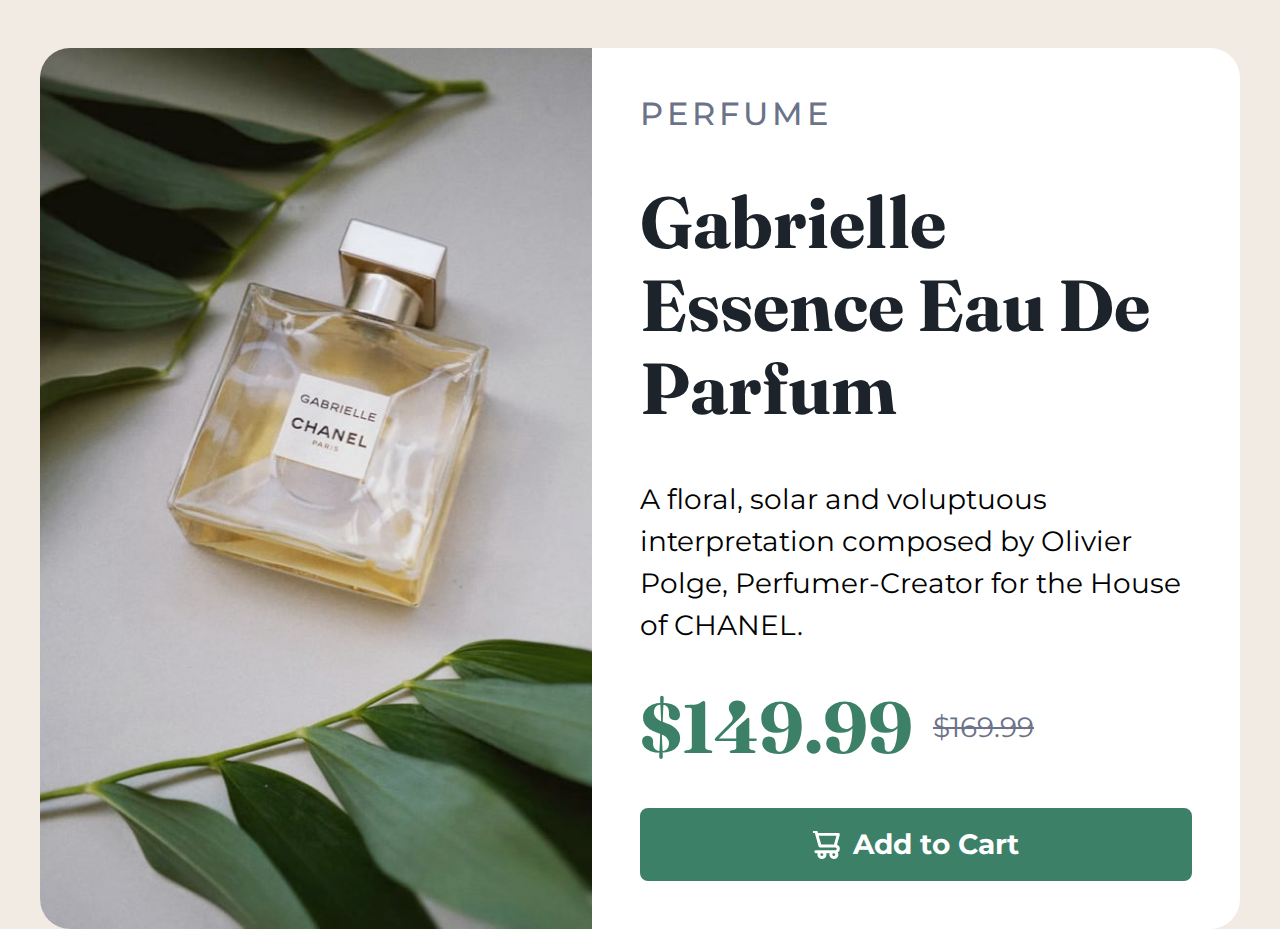
<file: product-preview-card-component-main/index.html>
<!DOCTYPE html>
<html lang="en">
  <head>
    <meta charset="UTF-8" />
    <meta name="viewport" content="width=device-width, initial-scale=1.0" />
    <!-- displays site properly based on user's device -->

    <link
      rel="icon"
      type="image/png"
      sizes="32x32"
      href="./images/favicon-32x32.png"
    />

    <!-- Fonts -->

    <link rel="preconnect" href="https://fonts.googleapis.com" />
    <link rel="preconnect" href="https://fonts.gstatic.com" crossorigin />
    <link
      href="https://fonts.googleapis.com/css2?family=Fraunces:opsz,wght@9..144,700&family=Montserrat:wght@500;700&display=swap"
      rel="stylesheet"
    />

    <!-- Styles -->
    <link rel="stylesheet" href="./assets/styles/normalize.css" />

    <link rel="stylesheet" href="./assets/styles/styles.css" />

    <!-- Title -->
    <title>Frontend Mentor | Product preview card component</title>
  </head>
  <body>
    
    <main class="container main">
      <picture>
        <source
          media="(max-width: 600px)"
          srcset="./assets/images/image-product-mobile.jpg"
        />
        <source
          media="(min-width: 600px)"
          srcset="./assets/images/image-product-desktop.jpg"
        />
        <img
          src="./assets/images/image-product-desktop.jpg"
          alt="Chris standing up holding his daughter Elva"
        />
      </picture>
      <div class="product__info">
        <h5 class="product__info-">Perfume</h5>
        <h1 class="product__info-title">Gabrielle Essence Eau De Parfum</h1>
        <p class="product__info-subtitle">
          A floral, solar and voluptuous interpretation composed by Olivier
          Polge, Perfumer-Creator for the House of CHANEL.
        </p>
        <p class="product__info-price">
          <span class="price__new">$149.99</span>
          <span class="price__old">$169.99</span>
        </p>
        <button class="button product__info-button add__to-cart">
          <img src="./assets/images/icon-cart.svg" alt="" />
          <span>Add to Cart</span>
        </button>
      </div>
    </main>
    
  </body>
</html>
</file>
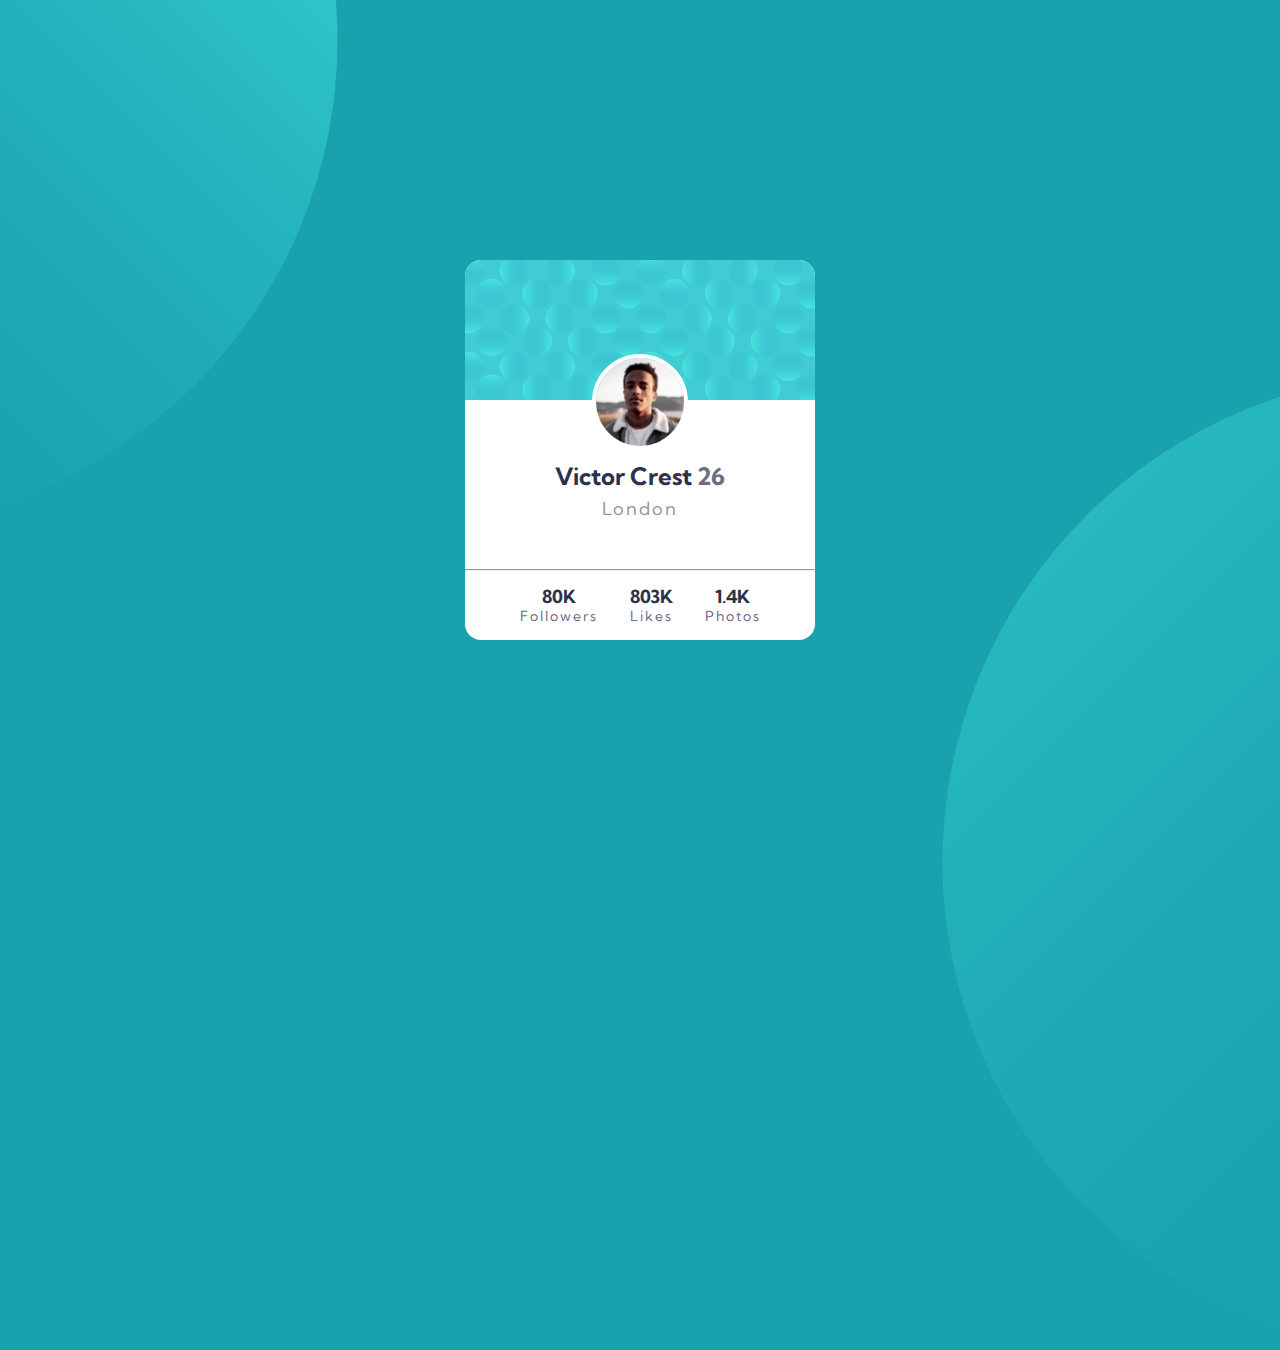
<file: profile-card-component-main/index.html>
<!DOCTYPE html>
<html lang="en">
  <head>
    <meta charset="UTF-8" />
    <meta name="viewport" content="width=device-width, initial-scale=1.0" />
    <link
      rel="icon"
      type="image/png"
      sizes="32x32"
      href="./images/favicon-32x32.png"
    />

    <link rel="stylesheet" href="./assets/styles/style.css">
    <link rel="stylesheet" href="./assets/styles/normalize.css">

    <link rel="preconnect" href="https://fonts.googleapis.com" />
    <link rel="preconnect" href="https://fonts.gstatic.com" crossorigin />
    <link
      href="https://fonts.googleapis.com/css2?family=Kumbh+Sans:wght@400;700&display=swap"
      rel="stylesheet"
    />

    <title>Frontend Mentor | Profile card component</title>
  </head>
  <body>
    <main class="container profice__card">
      <img height="140" class="profile__card-pattern" src="./assets/images/bg-pattern-card.svg" />
      <div class="profilie__card-info">
        <img width="96" height="96" class="profile__card-img" src="./assets/images/image-victor.jpg" />
        <div class="profile__card-inner">
          <h4 class="profile__title">
            Victor Crest
            <span>26</span>
          </h4>
          <h6 class="profile__subtitle">London</h6>
        </div>
      </div>
      <hr>
      <div class="profile__card-statistics">
        <ul class="statistics__list">
          <li class="statistics__list-item">
            <strong> 80K </strong>
            <p>Followers</p>
          </li>
          <li class="statistics__list-item">
            <strong> 803K </strong>
            <p>Likes</p>
          </li>
          <li class="statistics__list-item">
            <strong> 1.4K </strong>
            <p>Photos</p>
          </li>
        </ul>
      </div>
    </main>
  </body>
</html>
</file>
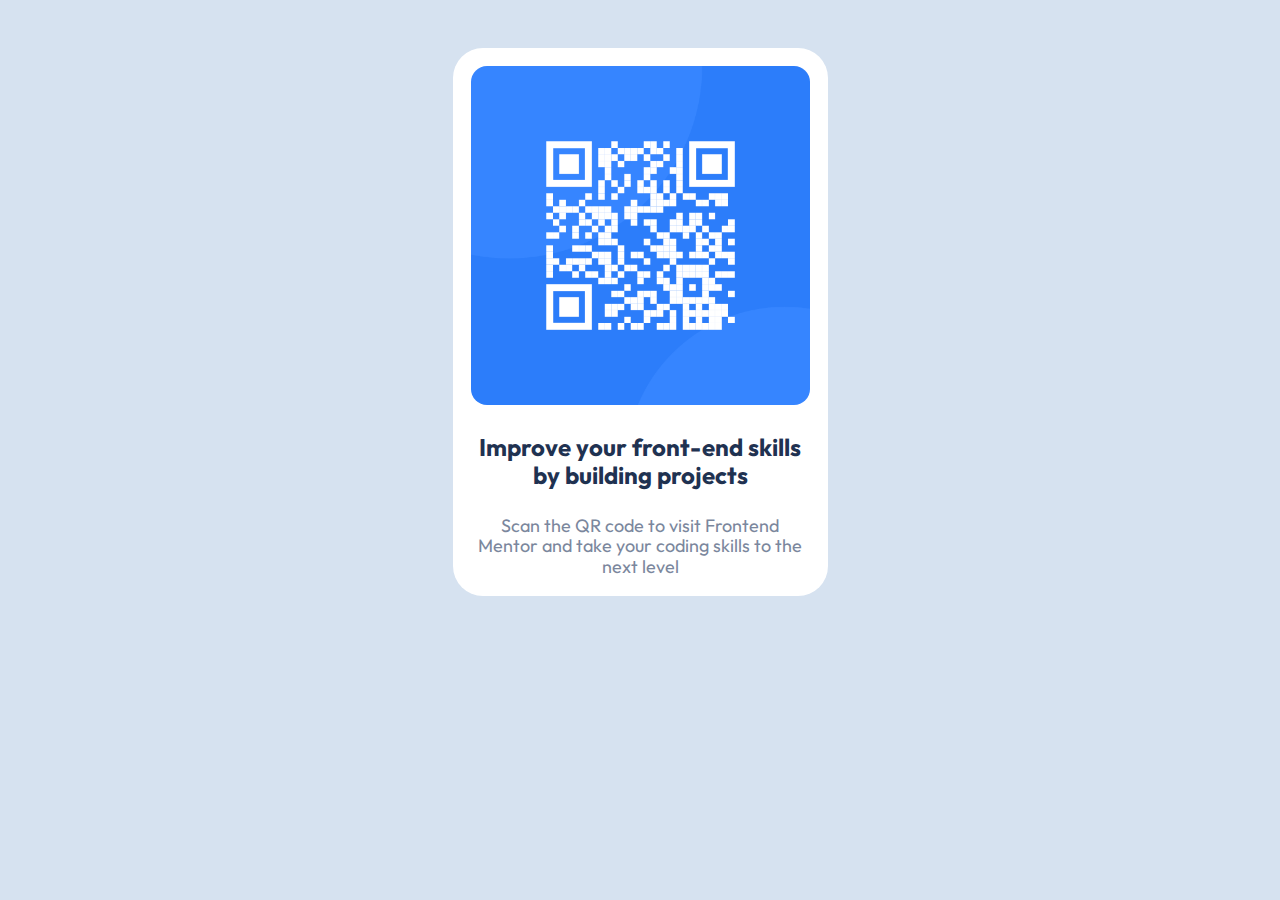
<file: qr-code-component-main/index.html>
<!DOCTYPE html>
<html lang="en">
  <head>
    <meta charset="UTF-8" />
    <meta name="viewport" content="width=device-width, initial-scale=1.0" />
    <!-- displays site properly based on user's device -->

    <link
      rel="icon"
      type="image/png"
      sizes="32x32"
      href="./images/favicon-32x32.png"
    />

    <link rel="stylesheet" href="./assets/styles/style.css" />
    <link rel="stylesheet" href="./assets/styles/normalize.css" />

    <link rel="preconnect" href="https://fonts.googleapis.com" />
    <link rel="preconnect" href="https://fonts.gstatic.com" crossorigin />
    <link
      href="https://fonts.googleapis.com/css2?family=Outfit:wght@400;700&display=swap"
      rel="stylesheet"
    />

    <title>Frontend Mentor | QR code component</title>
  </head>
  <body>
    <main class="container qr__code">
      <picture>
        <img src="./assets/images/image-qr-code.png" alt="" />
      </picture>
      <h1 class="qr__code-title">
        Improve your front-end skills by building projects
      </h1>
      <p class="qr__code-subtitle">
        Scan the QR code to visit Frontend Mentor and take your coding skills to
        the next level
      </p>
    </main>
  </body>
</html>
</file>
<file: product-preview-card-component-main/assets/styles/styles.css>
/* ## Colors

### Primary

- Dark cyan: hsl(158, 36%, 37%)
- Cream: hsl(30, 38%, 92%)

### Neutral

- Very dark blue: hsl(212, 21%, 14%)
- Dark grayish blue: hsl(228, 12%, 48%)
- White: hsl(0, 0%, 100%)

## Typography

### Body Copy

- Font size (paragraph): 14px */

:root {
  --dark-cyan: hsl(158, 36%, 37%);
  --cream-hsl: hsl(30, 38%, 92%);
  --very-dark-blue: hsl(212, 21%, 14%);
  --dark-grayish-blue: hsl(228, 12%, 48%);
  --white: hsl(0, 0%, 100%);
}

* {
  margin: 0;
  padding: 0;
  box-sizing: border-box;
}
img {
  height: auto;
  width: 100%;
}

body {
  height: 100vh;
  width: 100%;
  background-color: var(--cream-hsl);
  padding: 3rem 2rem;
}
.main {
  flex-shrink: 0;
  position: relative;
  max-width: 1200px;
  width: 100%;
  margin: auto;
  display: block;
  background-color: var(--white);
  display: flex;
  border-radius: 30px;
  overflow: hidden;
}
picture {
  flex: 1;
}
img {
  height: 100%;
  object-fit: cover;
}
.product__info {
  flex: 1;
  padding: 48px;
}
.product__info- {
  letter-spacing: 4px;
  /* font-family: 'Fraunces', serif; */
  font-family: 'Montserrat', sans-serif;
  text-transform: uppercase;
  font-size: 32px;
  font-weight: 500;
  color: var(--dark-grayish-blue);
}
.product__info-title {
  font-family: 'Fraunces', serif;
  font-size: 72px;
  color: var(--very-dark-blue);
  font-weight: bold;
}
.product__info-subtitle {
  font-size: 28px;
  line-height: 1.5;
  font-family: 'Montserrat', sans-serif;
}
.product__info-price {
  display: flex;
  align-items: center;
  padding: 40px 0;
  gap: 20px;
}
.price__new {
  font-size: 72px;
  font-family: 'Fraunces', serif;
  font-weight: bold;
  color: var(--dark-cyan);
}
.price__old {
  font-family: 'Montserrat', sans-serif;
  font-size: 28px;
  color: var(--dark-grayish-blue);
  text-decoration: line-through;
}
.button {
  width: 100%;
  padding: 16px 0;
  border-radius: 8px;
  font-size: 28px;
  font-family: 'Montserrat', sans-serif;
  font-weight: bold;
  color: var(--white);
  background-color: var(--dark-cyan);
  outline: none;
  border: 4px solid var(--dark-cyan);
  transition: 0.1s ease-in-out;
  display: flex;
  align-items: center;
  justify-content: center;
  gap: 12px;
}
.button img {
  width: 28px;
  height: 28px;
}
.button:hover {
  opacity: 0.8;
}
.button:active {
  opacity: 1;
  border: 4px solid hsl(158, 32%, 29%);
  background-color: hsl(158, 32%, 29%);
}

@media only screen and (max-width: 1200px) {
  .product__info- {
    font-size: 24px;
  }
  .product__info-title {
    font-size: 56px;
  }
  .product__info-subtitle {
    font-style: 22px;
  }
  .price__new {
    font-size: 56px;
  }

  .price__old {
    font-size: 22px;
  }
}
@media only screen and (max-width: 1024px) {
  .product__info- {
    font-size: 20px;
  }
  .product__info-title {
    font-size: 48px;
  }
  .product__info-subtitle {
    font-style: 18px;
  }
  .price__new {
    font-size: 48px;
  }

  .price__old {
    font-size: 18px;
  }
  .product__info {
    padding: 32px;
  }
}
@media only screen and (max-width: 768px) {
  .product__info- {
    font-size: 18px;
  }
  .product__info-title {
    font-size: 42px;
  }
  .product__info-subtitle {
    font-style: 16px;
  }
  .price__new {
    font-size: 42px;
  }

  .price__old {
    font-size: 16px;
  }
  .main {
    border-radius: 14px;
    flex-direction: column;
  }
  .product__info {
    padding: 24px;
  }
}
@media only screen and (max-width: 480px) {
  .product__info- {
    font-size: 16px;
  }
  .product__info-title {
    font-size: 42px;
  }
  .product__info-subtitle {
    font-style: 12px;
  }
  .price__new {
    font-size: 42px;
  }

  .price__old {
    font-size: 12px;
  }

  .product__info {
    padding: 16px;
    border-radius: 8px;
  }
}
</file>
<file: profile-card-component-main/assets/styles/style.css>
:root {
  --mobile-width: 375px;
  --desktop-width: 1440px;

  --dark-cyan: hsl(185, 75%, 39%);
  --very-dark-desaturated-blue: hsl(229, 23%, 23%);
  --dark-grayish-blue: hsl(227, 10%, 46%);

  --dark-gray: hsl(0, 0%, 59%);

  --font-size-body: 18px;

  --font-family: 'Kumbh Sans', sans-serif;
  --font-weight-regular: 400;
  --font-weight-bold: 700;
}

* {
  margin: 0;
  padding: 0;
  box-sizing: border-box;
  text-decoration: none;
  list-style-type: none;
}
img {
  height: auto;
  width: 100%;
}

body {
  height: 100vh;
  width: 100%;
  display: flex;
  align-items: center;
  justify-content: center;
  background-color: var(--cream-hsl);
  padding: 3rem 2rem;
  background-color: var(--dark-cyan);
  font-size: var(--font-size-body);
  font-family: var(--font-family);
}

body::before {
  content: "";
  position: absolute;
  top: -50%;
  left: -50%;
  width: 978px;
  height: 978px;
  z-index: -1;
  background-image: url("../images/bg-pattern-top.svg");
}
body::after {
  content: "";
  position: absolute;
  bottom: -50%;
  right: -50%;
  width: 978px;
  height: 978px;
  z-index: -1;
  background-image: url("../images/bg-pattern-bottom.svg");
}

.profice__card {
  position: relative;
  border-radius: 16px;
  overflow: hidden;
  max-width: 350px;
  margin: auto;
  background-color: white;
}
.profile__card-statistics {
  padding: 16px;
}
.statistics__list {
  display: flex;
  align-items: center;
  gap: 32px;
  justify-content: center;
  text-align: center;
}
.profile__title {
  padding-top: 8px;
  font-size: 24px;
  color: var(--very-dark-desaturated-blue);
}
.profile__title span {
  color: var(--dark-grayish-blue);
  font-weight: var(--font-weight-bold);
}
.profile__subtitle {
  color: var(--dark-gray);
  padding-top: 8px;
  font-size: 18px;
  letter-spacing: 2px;
  font-weight: var(--font-weight-regular);
}
.statistics__list-item strong {
  color: var(--very-dark-desaturated-blue);
  font-size: 18px;
}
.statistics__list-item p {
  font-size: 14px;
  letter-spacing: 2px;
  color: var(--dark-grayish-blue);
}
.profile__card-pattern {
  z-index: 7;
}
.profilie__card-info {
  position: relative;
  top: -50px;
  text-align: center;
  z-index: 10;
}
.profile__card-img {
  width: 96px;
  height: 96px;
  border: 4px solid white;
  border-radius: 50%;
}
</file>
<file: qr-code-component-main/assets/styles/style.css>
:root {
  --white: hsl(0, 0%, 100%);
  --light-gray: hsl(212, 45%, 89%);
  --grayish-blue: hsl(220, 15%, 55%);
  --dark-blue: hsl(218, 44%, 22%);
  --font-size-body: 15px;
}
* {
  margin: 0;
  padding: 0;
  box-sizing: border-box;
}
img {
  height: auto;
  width: 100%;
}

body {
  height: 100vh;
  width: 100%;
  background-color: var(--cream-hsl);
  padding: 3rem 2rem;
  background-color: var(--light-gray);
  font-size: var(--font-size-body);
  font-family: 'Outfit', sans-serif;
}
.qr__code {
  display: flex;
  flex-direction: column;
  flex-shrink: 0;
  position: relative;
  max-width: 375px;
  padding: 18px;
  width: 100%;
  margin: auto;
  display: block;
  background-color: var(--white);
  display: flex;
  border-radius: 30px;
  overflow: hidden;
  text-align: center;
}
.qr__code picture img {
  border-radius: 16px;
}
.qr__code-title {
  color: var(--dark-blue);
  font-size: 24px;
  padding: 10px 0;
  font-weight: 700;
}
.qr__code-subtitle {
  color: var(--grayish-blue);
  font-size: 18px;
  font-weight: 400;
}

@media screen and (max-width: 375px) {
  .qr__code {
    padding: 12px;
  }
}
</file>
